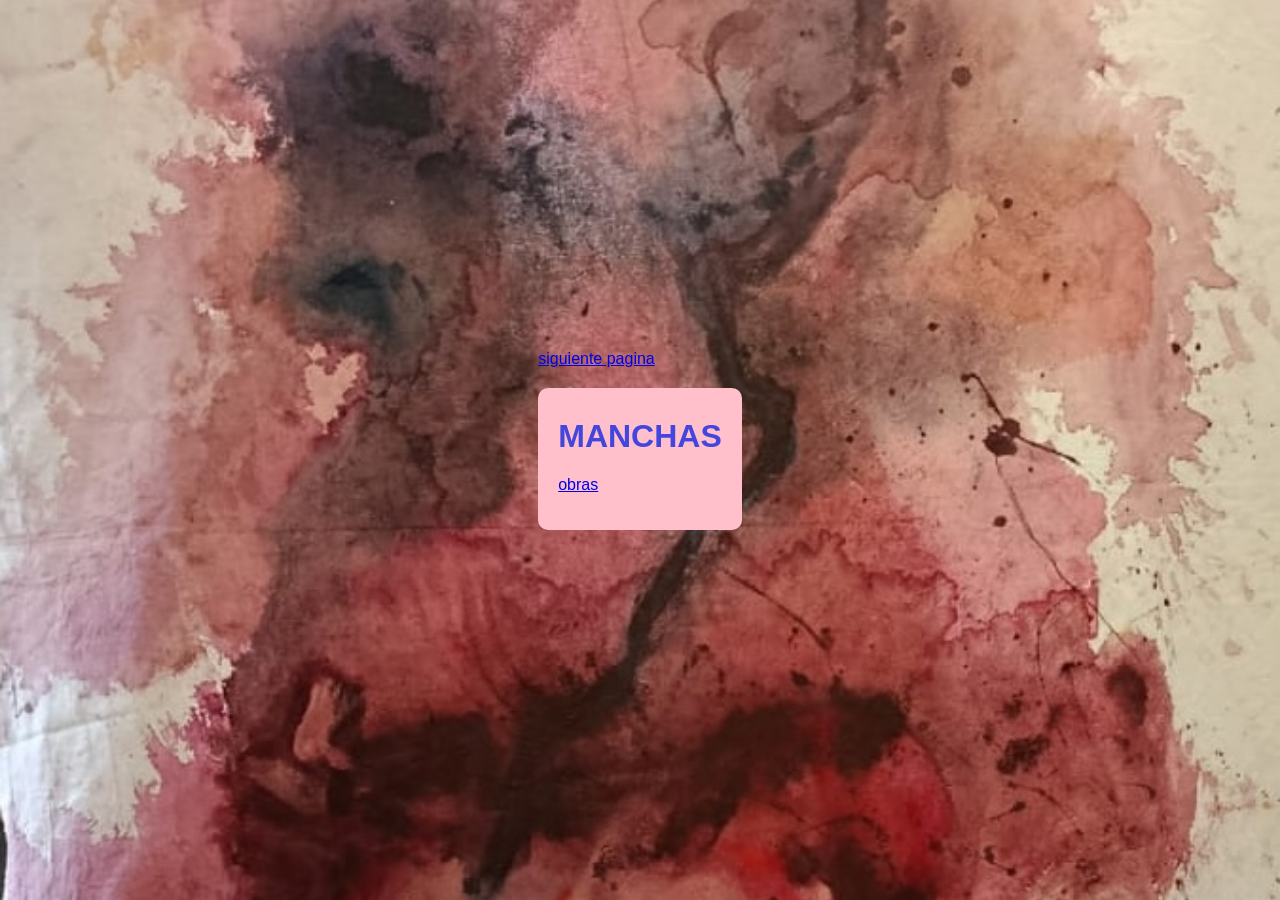
<file: w/index.html>
<!DOCTYPE html>
<html lang="es">
<head>
<meta charset="UTF-8">
<title>multimedial</title>
<head>

<!-- Define la codificación de caracteres para que se vean bien tildes y símbolos -->

<title>MANCHAS</title>
<!-- Título de la página que aparece en la pestaña del navegador -->

<style>
/* Aquí comienza la sección de estilos CSS que define la apariencia visual */

body{

  /* Ruta de tu imagen (asegúrate de que el nombre sea correcto) */
  background-image: url(img/6mel.jpg);

  /* Esto centra la imagen y evita que se repita como mosaico */
  background-size: cover;
  background-position: center;
  background-repeat: no-repeat;
  background-attachment: fixed; /* La imagen se queda quieta al hacer scroll */

  color: rgb(68, 68, 223);
  margin: 0; /* Cambié 20 por 0 para que la imagen cubra toda la pantalla */
  min-height: 100vh;
  display: flex;
  justify-content: center;
  align-items: center;
  font-family: Arial, sans-serif;
}
/* "body" se refiere a todo el contenido visible de la página */

  background-color: pink;
  /* Define que el fondo de toda la página sea blanco */

  color: rgb(68, 68, 223);
  /* Define que el color del texto sea negro */

  margin: 20;
  /* Elimina los márgenes que los navegadores agregan por defecto */

  height: 200vh;
  /* Hace que el alto del cuerpo sea igual al 100% de la altura de la pantalla */

   display: flex;
  /* Activa el sistema Flexbox para organizar y centrar elementos */

  justify-content: center;
  /* Centra el contenido horizontalmente */

  align-items: center;
  /* Centra el contenido verticalmente */

  font-family: Arial, sans-serif;
  /* Define la tipografía del texto */

  font-size: 100px;
  /* Define el tamaño grande del texto */

}
/* Fin de las reglas de estilo del body */
     /* Contenedor principal */
        .contenedor {
    width: 50%;
    margin: auto;
    background-color: rgba(255, 192, 203, 0.7); /* Rosado con 70% de opacidad */
    padding: 20px;
    border-radius: 15px;
}

        /* Sección o bloque */
        .bloque {
            background-color: pink;
            margin: 20px 0;
            padding: 20px;
            border-radius: 10px;
        }

        /* Imagen *<img src="/Users/alumno/Documents/melissa/gHsz9q4OXw4dBfh3aDvnCkKzsRb.jpg" alt="Imagen de inicio" width="300">
        .bloque img {
            width: 100%;
            height: auto;
        }

        /* Encabezado */
        .bloque h1 {
            margin-top: 10px;
        }

        /* Texto */
        .bloque p {
            line-height: 1.5;
        }
</style>
<!-- Fin de la sección de estilos -->

</head>
<!-- Fin de la sección head -->

<body>

<!-- Contenedor principal -->
    <div class="contenedor">
        <a href="obras.html">siguiente pagina</a>
            </a><div>

        <!-- BLOQUE 1 -->
        <div class="bloque">
          <h1>MANCHAS</h1>
            <h2></h2>

               <a href="obras.html">obras</a>
<!--<a chref="https://www.wikipedia.org" target="_blank">Ir a Wikipedia</a> -->

            </p>
        </div>




 
</a>
<!-- texto que aparece en el centro de la pantalla -->
  

</body>
<!-- Fin del contenido visible -->

</html>
<!-- Fin del documento HTML -->
</file>
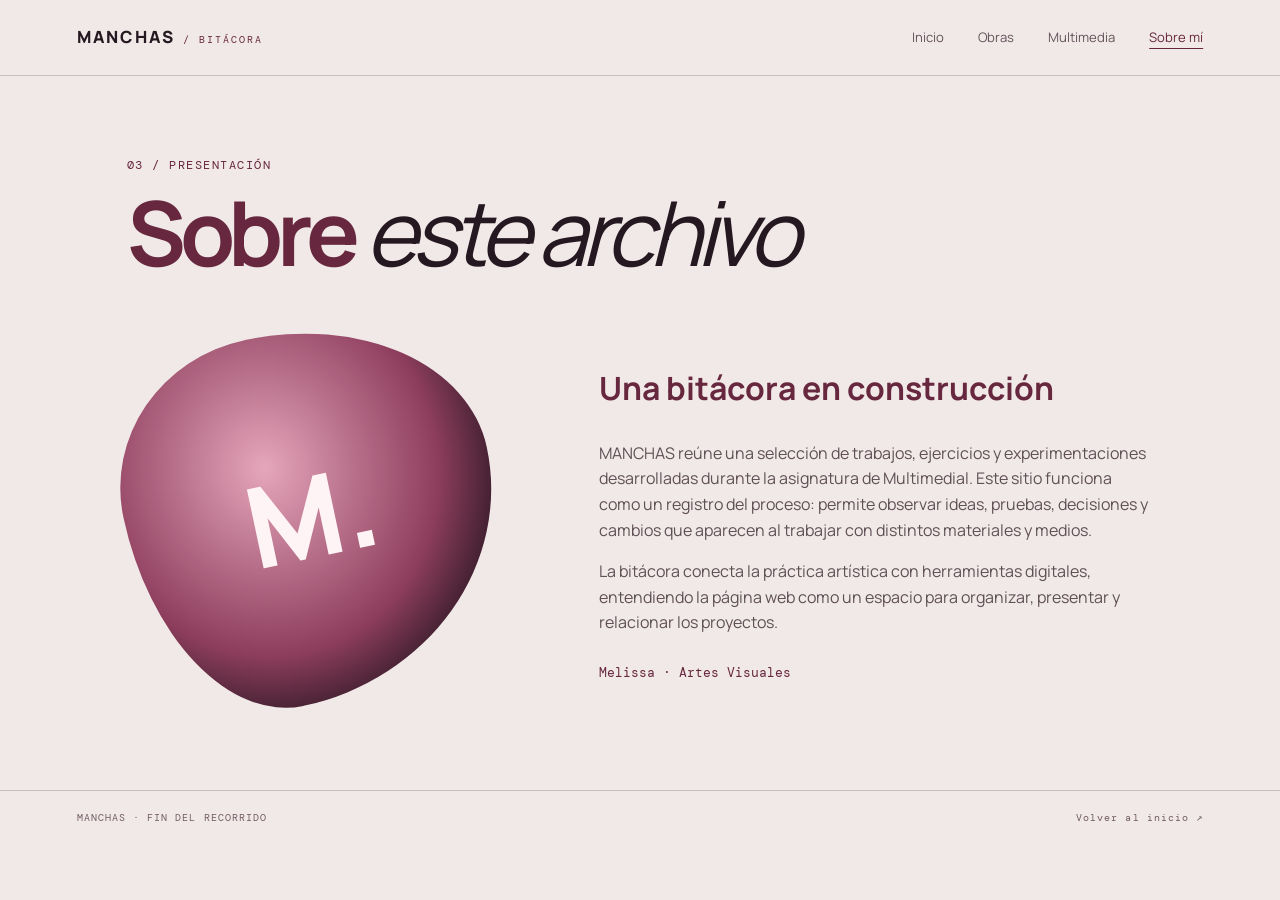
<file: sobre-mi.html>
<!DOCTYPE html>
<html lang="es">
<head><meta charset="UTF-8"><meta name="viewport" content="width=device-width, initial-scale=1.0"><title>Sobre mí | MANCHAS</title><link rel="stylesheet" href="estilos.css"></head>
<body>
<header class="barra"><a class="marca" href="index.html">MANCHAS<span> / BITÁCORA</span></a><nav aria-label="Navegación principal"><a href="index.html">Inicio</a><a href="obras.html">Obras</a><a href="multimedia.html">Multimedia</a><a class="activo" href="sobre-mi.html">Sobre mí</a></nav></header>
<main class="pagina sobre-pagina"><p class="sobrelinea">03 / PRESENTACIÓN</p><h1 class="titulo-pagina">Sobre <em>este archivo</em></h1><div class="sobre-grid"><div class="mancha-grafica">M.</div><div><h2>Una bitácora en construcción</h2><p>MANCHAS reúne una selección de trabajos, ejercicios y experimentaciones desarrolladas durante la asignatura de Multimedial. Este sitio funciona como un registro del proceso: permite observar ideas, pruebas, decisiones y cambios que aparecen al trabajar con distintos materiales y medios.</p><p>La bitácora conecta la práctica artística con herramientas digitales, entendiendo la página web como un espacio para organizar, presentar y relacionar los proyectos.</p><p class="firma">Melissa · Artes Visuales</p></div></div></main>
<footer class="pie"><span>MANCHAS · FIN DEL RECORRIDO</span><a href="index.html">Volver al inicio ↗</a></footer>
</body></html>
</file>
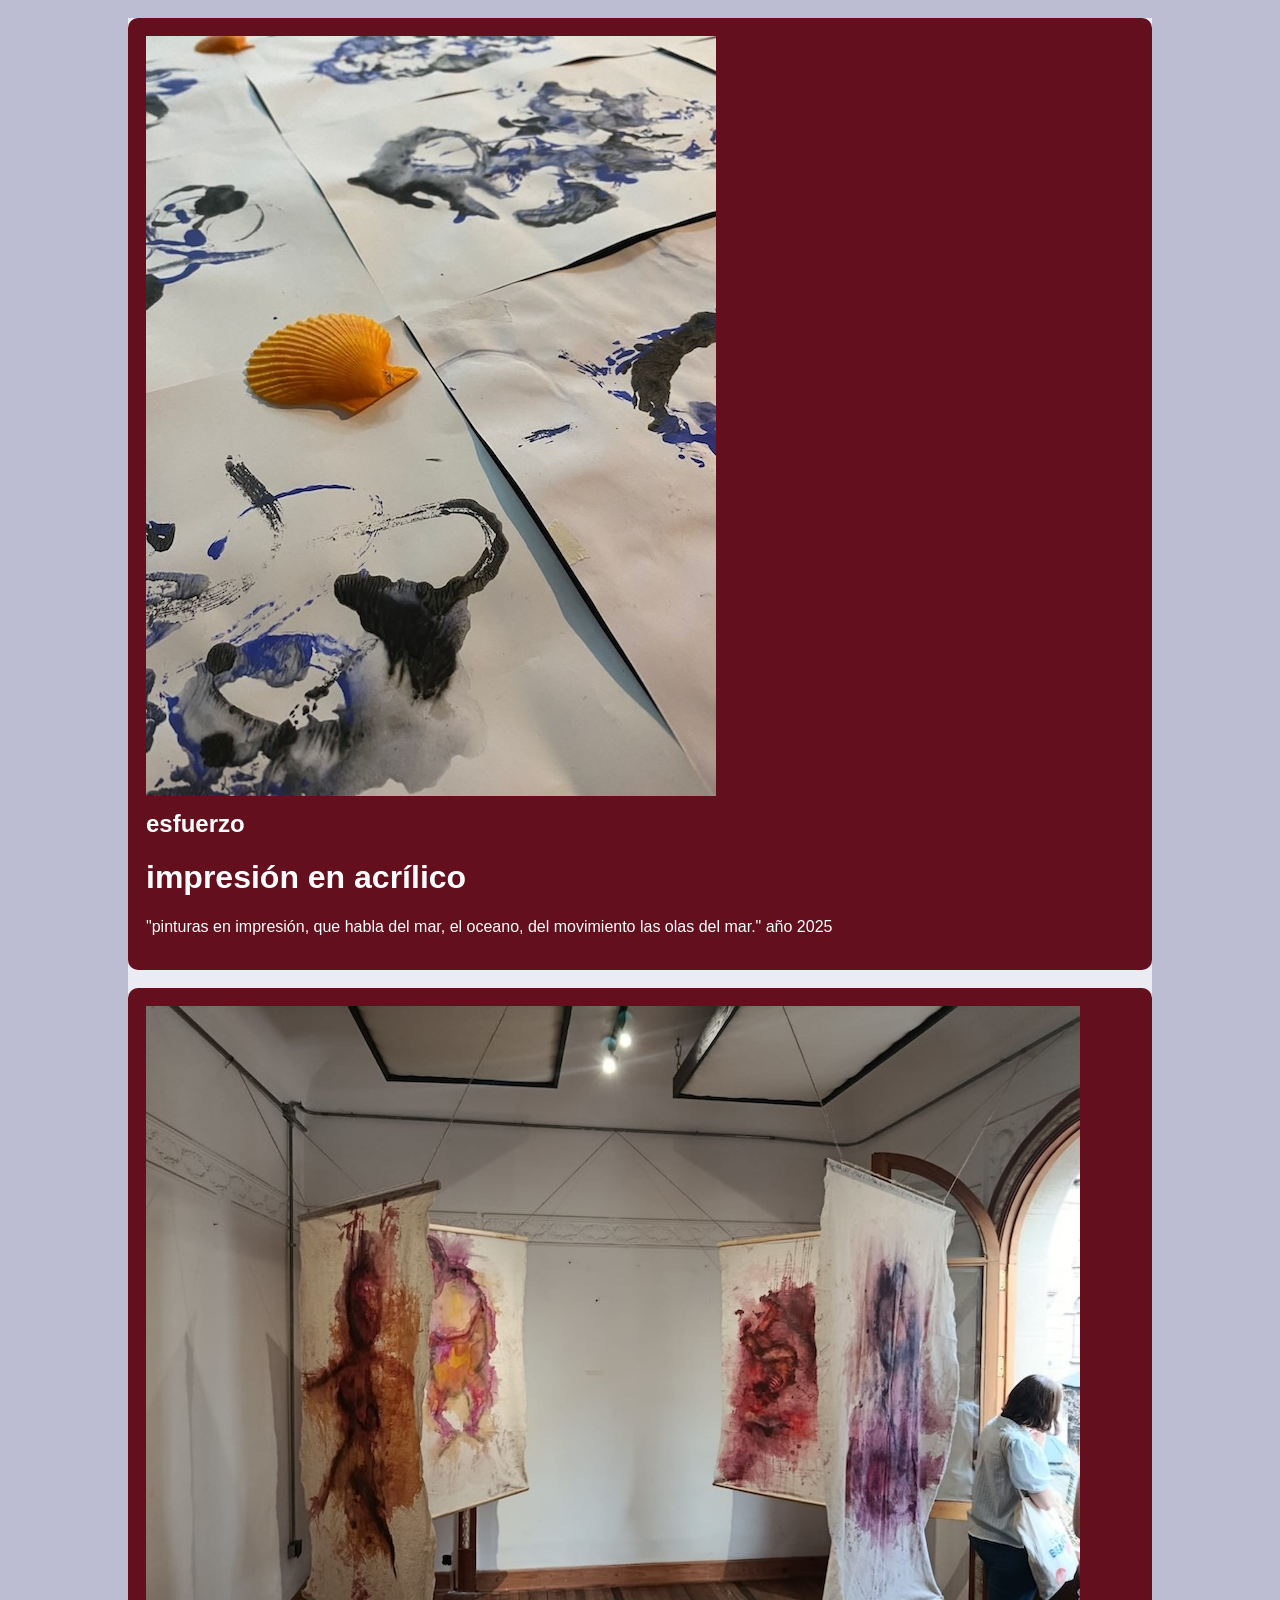
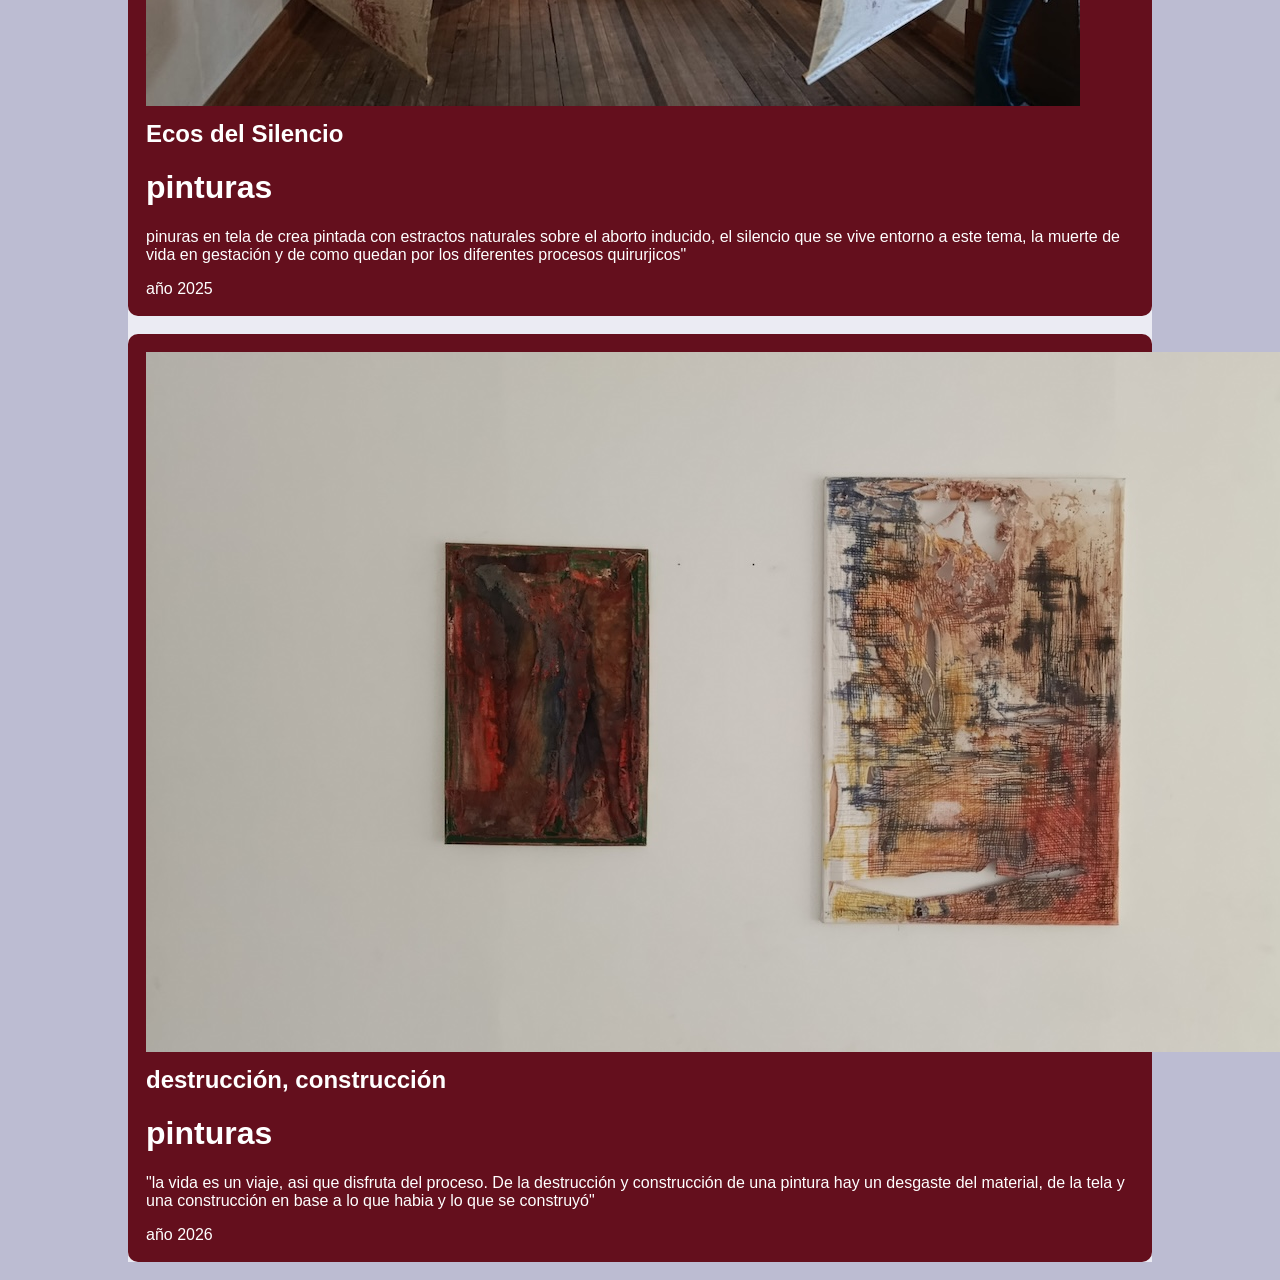
<file: w/obras.html>
<!DOCTYPE html>
<html>
<head>
    <meta charset="UTF-8">
    <title>Estructura con Divisiones</title>

    <style>
        /* amanecer */ 
        body {
            font-family: Arial, sans-serif;
            background-color: rgb(188, 188, 210);
            margin: 0;
             color: rgb(255, 255, 255);
        }

        /* Contenedor principal */
        .contenedor {
            width: 80%;
            margin: auto;
            background-color: rgb(235, 235, 243);
        }

        /* Sección o bloque */
        .bloque {
            background-color: rgb(100, 15, 29);
            margin: 18px 0;
            padding: 18px;
            border-radius: 10px;
        }

        /* Imagen *<img src="/Users/alumno/Documents/melissa/gHsz9q4OXw4dBfh3aDvnCkKzsRb.jpg" alt="Imagen de inicio" width="300">
        .bloque img {
            width: 100%;
            height: auto;
        }

        /* Encabezado */
        .bloque h2 {
            margin-top: 10px;
        }

        /* Texto */
        .bloque p {
            line-height: 1.5;
        }
    </style>
</head>

<body>

    <!-- Contenedor principal -->
    <div class="contenedor">

        <!-- BLOQUE 1 -->
        <div class="bloque">
            <img src="IMG-20251106-WA0077.jpg" alt="Descripción de la imagen">
            <h2>esfuerzo</h2>
            <p>
            <h1>impresión en acrílico</h1>
                "pinturas en impresión, que habla del mar, el oceano, del movimiento las olas del mar."
                año 2025
            </p>
        </div>

        <!-- BLOQUE 2 -->
        <div class="bloque">
            <img src="img-2026.jpg" alt="Descripción de la imagen">
            <h2>Ecos del Silencio</h2>
            <p>
            <h1> pinturas </h1>
                 pinuras en tela de crea pintada con estractos naturales sobre el aborto inducido, el silencio que se vive entorno a este tema, la muerte de vida en gestación y de como quedan por los diferentes procesos quirurjicos"
            </p>
             año 2025
        </div>

        <!-- BLOQUE 3 -->
        <div class="bloque">
            <img src="IMG-20260421-WA0003.jpg" alt="Descripción de la imagen">
            <h2>destrucción, construcción</h2>
            <p>
             <h1>pinturas</h1>
                "la vida es un viaje, asi que disfruta del proceso. 
                De la destrucción y construcción de una pintura hay un desgaste del material, de la tela y una construcción en base a lo que habia y lo que se construyó"
            </p>
                 año 2026
        </div>

    </div>

</body>
</html>
</file>
<file: estilos.css>
@import url('https://fonts.googleapis.com/css2?family=DM+Mono:wght@400;500&family=Manrope:wght@400;500;600;700;800&display=swap');
:root{--fondo:#f1e9e8;--tinta:#251820;--vino:#67283f;--rosa:#d98ba5;--claro:#fffaf8;--linea:rgba(37,24,32,.2)}
*{box-sizing:border-box}html{scroll-behavior:smooth}body{margin:0;background:var(--fondo);color:var(--tinta);font-family:Manrope,Arial,sans-serif;line-height:1.6}a{color:inherit}.barra{min-height:76px;padding:18px 6vw;display:flex;align-items:center;justify-content:space-between;gap:24px;border-bottom:1px solid var(--linea)}.marca{text-decoration:none;font-weight:800;letter-spacing:.12em;font-size:1.05rem}.marca span{font: .65rem 'DM Mono',monospace;color:var(--vino)}nav{display:flex;gap:clamp(12px,3vw,34px);flex-wrap:wrap}nav a{text-decoration:none;font-size:.82rem;color:#65545c;transition:.2s}nav a:hover,nav a.activo{color:var(--vino);text-decoration:underline;text-underline-offset:6px}.portada{background:radial-gradient(ellipse at 78% 42%,#e6b5c4 0%,transparent 33%),linear-gradient(125deg,#f4e9e9,#e7d7dc 55%,#c89aaa)}.hero{min-height:calc(100vh - 130px);padding:8vh 9vw 6vh;display:grid;grid-template-columns:1.1fr .9fr;align-items:center;gap:5vw;position:relative;overflow:hidden}.sobrelinea,.numero{font: .72rem 'DM Mono',monospace;letter-spacing:.13em;color:var(--vino)}.hero h1{font-size:clamp(4.8rem,12vw,11rem);line-height:.83;letter-spacing:-.09em;margin:24px 0;color:var(--vino)}.hero h1 span{display:block;color:var(--tinta);font-style:italic;font-weight:500}.bajada{font-size:clamp(1.1rem,2vw,1.55rem);max-width:540px;font-weight:600}.intro{max-width:510px;color:#5e4a53;margin:22px 0 30px}.boton{display:inline-flex;gap:26px;align-items:center;padding:14px 20px;background:var(--vino);color:white;text-decoration:none;font-size:.85rem;letter-spacing:.04em;transition:.25s}.boton:hover{background:var(--tinta);transform:translateY(-3px)}.hero-imagen{height:min(60vh,520px);min-height:300px;position:relative;display:grid;place-items:center}.hero-imagen img{position:relative;z-index:2;width:82%;height:78%;object-fit:cover;filter:saturate(.78);box-shadow:18px 18px 0 rgba(103,40,63,.2);transform:rotate(3deg)}.hero-imagen p{position:absolute;z-index:3;bottom:0;right:0;font: .7rem 'DM Mono',monospace;letter-spacing:.12em;text-align:right}.hero-imagen p span{color:var(--vino)}.circulo{position:absolute;border:1px solid rgba(103,40,63,.35);border-radius:50%;aspect-ratio:1}.circulo-uno{width:95%;right:0}.circulo-dos{width:70%;left:0;top:8%;border-style:dashed}.hero-numero{position:absolute;bottom:25px;left:9vw;font: .7rem 'DM Mono',monospace}.hero-numero span{color:#806b73}.pie{padding:20px 6vw;border-top:1px solid var(--linea);display:flex;justify-content:space-between;gap:16px;flex-wrap:wrap;font: .65rem 'DM Mono',monospace;letter-spacing:.1em;color:#725d66}.pie a{text-decoration:none}.pagina{max-width:1180px;margin:auto;padding:70px 6vw 90px}.titulo-pagina{font-size:clamp(3rem,7vw,6.3rem);line-height:.98;letter-spacing:-.07em;margin:15px 0;color:var(--vino)}.titulo-pagina em{font-weight:400;color:var(--tinta)}.bajada-pagina{max-width:650px;color:#65545c;font-size:1.05rem;margin-bottom:48px}.rejilla-obras{display:grid;grid-template-columns:1fr 1fr;gap:26px}.obra{background:var(--claro);padding:14px;box-shadow:0 12px 35px rgba(65,35,48,.06)}.tarjeta-ancha{grid-column:1/-1;display:grid;grid-template-columns:1.15fr .85fr;gap:24px;align-items:center}.imagen-obra{height:280px;background:linear-gradient(135deg,#c69aaa,#572b42);position:relative;overflow:hidden;display:grid;place-items:center}.tarjeta-ancha .imagen-obra{height:360px}.imagen-obra img{width:100%;height:100%;object-fit:cover;position:absolute;inset:0}.imagen-obra span{font: .7rem 'DM Mono',monospace;letter-spacing:.15em;color:#fff;position:relative;text-shadow:0 1px 8px #24121b}.sin-imagen{background:radial-gradient(circle at 30% 30%,#e7bdca,#71364f 75%)}.datos-obra{padding:15px 12px 20px}.datos-obra h2,.datos-video h2{font-size:2rem;line-height:1.1;margin:8px 0;color:var(--vino)}.tecnica{font: .75rem 'DM Mono',monospace;color:#896174}.datos-obra p:last-child,.datos-video p{color:#5f5056}.nota{margin-top:34px;padding:18px 20px;border-left:3px solid var(--rosa);background:rgba(255,250,248,.65);font-size:.88rem}.nota code{color:var(--vino);font-weight:700}.video-proyecto{display:grid;grid-template-columns:1.2fr .8fr;gap:30px;align-items:center;background:var(--claro);padding:18px}.video-marco{background:#1e151b;min-height:250px}.video-marco video{display:block;width:100%;max-height:500px}.datos-video{padding:12px}.aviso{font-size:.78rem!important;color:#8a6878!important}.subtitulo-seccion{font-size:2rem;margin:70px 0 4px;color:var(--vino)}.texto-seccion{color:#65545c;max-width:680px}.rejilla-digital{display:grid;grid-template-columns:repeat(3,1fr);gap:16px;margin-top:25px}.digital{background:#e4d3d9;padding:24px;min-height:220px;border-top:3px solid var(--vino)}.digital h3{font-size:1.35rem;margin:20px 0 8px}.digital p{font-size:.88rem;color:#66525c}.sobre-grid{display:grid;grid-template-columns:.8fr 1.2fr;gap:8vw;align-items:center;margin-top:55px}.mancha-grafica{aspect-ratio:1;display:grid;place-items:center;background:radial-gradient(ellipse at 40% 35%,#e5a6bb,#8e3e5d 55%,#3a1d2c 75%);border-radius:42% 58% 63% 37% / 40% 42% 58% 60%;font-size:7rem;color:#fff4f5;font-weight:800;transform:rotate(-12deg)}.sobre-grid h2{font-size:2rem;color:var(--vino)}.sobre-grid p{color:#5f5056}.firma{font: .8rem 'DM Mono',monospace;color:var(--vino)!important;margin-top:28px}
@media(max-width:760px){.barra{align-items:flex-start;flex-direction:column}.hero{grid-template-columns:1fr;padding-top:70px}.hero-imagen{height:360px}.hero h1{font-size:clamp(4.5rem,19vw,8rem)}.rejilla-obras,.tarjeta-ancha,.video-proyecto,.sobre-grid{grid-template-columns:1fr}.tarjeta-ancha{grid-column:auto}.tarjeta-ancha .imagen-obra{height:280px}.rejilla-digital{grid-template-columns:1fr}.pagina{padding-top:48px}.pie{font-size:.58rem}}
</file>
